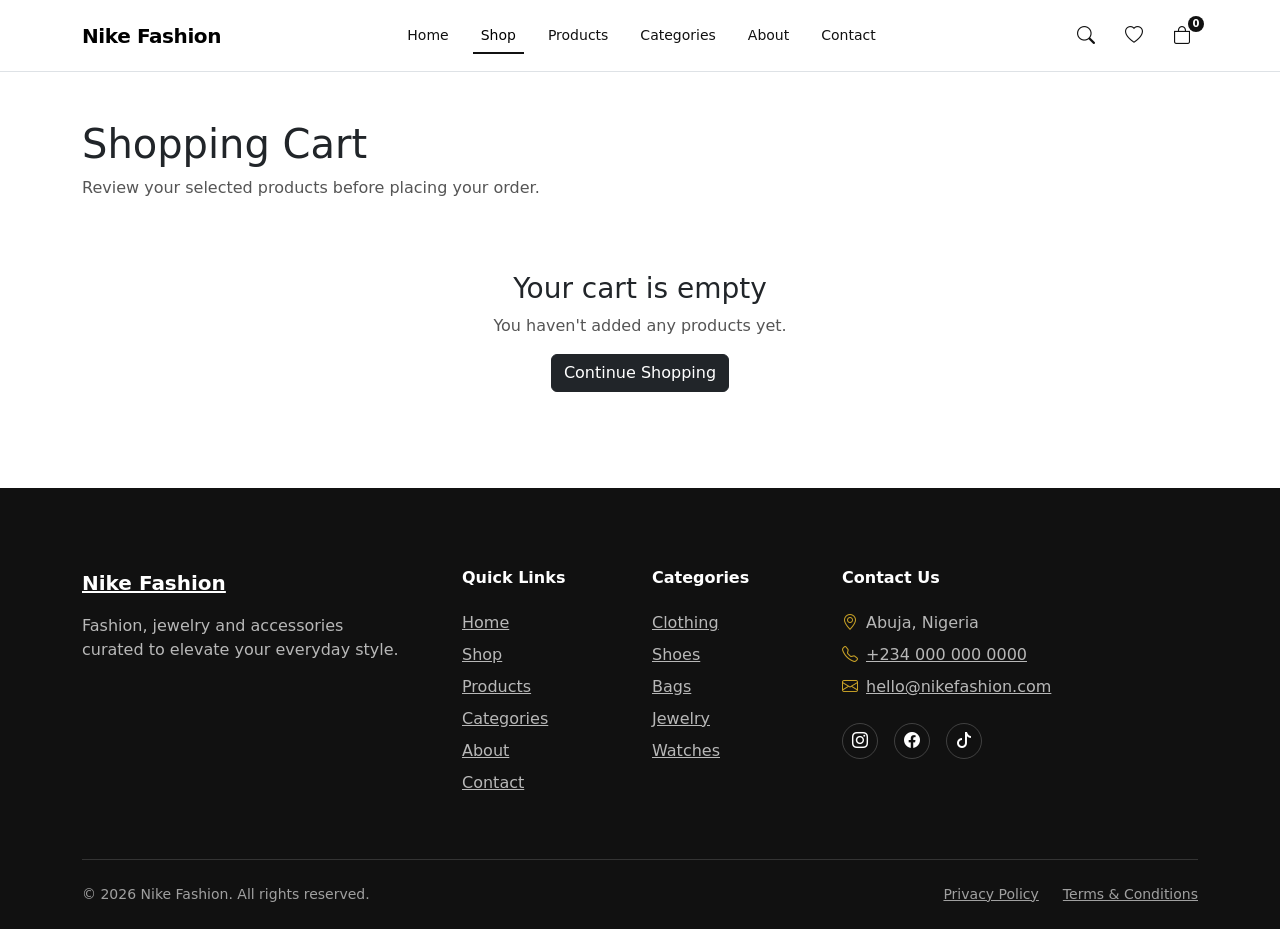
<file: cart.html>
<!doctype html>
<html lang="en">
  <head>
    <meta charset="utf-8">
    <meta name="viewport" content="width=device-width, initial-scale=1">
  <meta name="description"  content="Nike Fashion Shop - Fashion and Jewelry products.">
  <meta  name="author" content="Nike Fashion Shop" >
  <title>Cart Page | Nike  Fashion | Abuja based Fashion & Jewelry hub</title>
  <!-- Open Graph / Social Sharing -->
<meta property="og:type" content="website">
<meta property="og:title" content="Nike Fashion Shop | Fashion & Jewelry">
<meta property="og:description" content="Shop quality fashion, jewelry and accessories curated to elevate your everyday style.">
<meta property="og:url" content="https://nikefashion.vercel.app/">
<meta property="og:image" content="https://nikefashion.vercel.app//images/og-image.jpg">
<meta property="og:site_name" content="Nike Fashion Shop">
<meta property="og:locale" content="en_NG">

<!-- Twitter / X Card -->
<meta name="twitter:card" content="summary_large_image">
<meta name="twitter:title" content="Nike Fashion Shop | Fashion & Jewelry">
<meta name="twitter:description" content="Shop quality fashion, jewelry and accessories curated to elevate your everyday style.">
<meta name="twitter:image" content="https://nikefashion.vercel.app/images/og-image.jpg">
    <!-- css -->
     <link rel="stylesheet" href="/css/style.css">
    <!-- bootstrap cdn -->     
     <link rel="stylesheet" href="https://cdn.jsdelivr.net/npm/bootstrap-icons@1.13.1/font/bootstrap-icons.min.css">
    <link href="https://cdn.jsdelivr.net/npm/bootstrap@5.3.8/dist/css/bootstrap.min.css" rel="stylesheet" integrity="sha384-sRIl4kxILFvY47J16cr9ZwB07vP4J8+LH7qKQnuqkuIAvNWLzeN8tE5YBujZqJLB" crossorigin="anonymous">
  </head>
<body>

  <!-- Header -->
  <header id="site-header">
    <nav class="navbar navbar-expand-lg bg-white border-bottom sticky-top">

  <div class="container">

    <!-- Brand -->
    <a  class="navbar-brand fw-semibold"  href="/index.html"  aria-label="Nike Fashion">Nike   Fashion </a>

    <!-- Mobile Menu Button -->
    <button class="navbar-toggler"  type="button" data-bs-toggle="collapse" data-bs-target="#mainNavbar" aria-controls="mainNavbar" aria-expanded="false"  aria-label="Toggle navigation"> <span class="navbar-toggler-icon"></span>
    </button>

    <!-- Navigation -->
    <div class="collapse navbar-collapse" id="mainNavbar">
      <!-- Main Links -->
      <ul class="navbar-nav mx-auto mb-2 mb-lg-0">

        <li class="nav-item">
          <a class="nav-link" href="/index.html" >Home</a>
        </li>

        <li class="nav-item">
          <a  class="nav-link active"  href="/shop.html" aria-current="page"> Shop </a>
        </li>
          <li class="nav-item"><a href="/product-details.html" class="nav-link">Products</a></li>

        <li class="nav-item">
          <a  class="nav-link"   href="/pages/categories.html">Categories </a>
        </li>

        <li class="nav-item">
          <a  class="nav-link" href="/pages/about.html">About</a>
        </li>

        <li class="nav-item">
          <a class="nav-link" href="/pages/contact.html">Contact</a>
        </li>
      </ul>

      <!-- Navbar Actions -->
      <div class="navbar-actions d-flex align-items-center gap-3">

        <!-- Search -->
        <a   href="#" class="navbar-action" aria-label="Search products"> <i class="bi bi-search" ></i></a>

        <!-- Wishlist -->
        <a href="#" class="navbar-action" aria-label="Wishlist">
          <i class="bi bi-heart"></i>
        </a>

        <!-- Cart -->
        <a href="#" class="navbar-action position-relative" aria-label="Shopping cart"> <i class="bi bi-bag"></i>  <span class="cart-count" aria-label="0 items in cart"  id="cart-count" >  0
          </span></a>
      </div>
    </div>
  </div>
</nav>
</header>

  <!-- Main Content -->
 <main>
    <section class="container py-5">
    <div class="mb-4">
        <h1>Shopping Cart</h1>
        <p>Review your selected products before placing your order.</p>
    </div>

    <!-- Empty cart message -->
    <div id="cart-empty" class="text-center py-5 d-none">
        <h3>Your cart is empty</h3>
        <p>You haven't added any products yet.</p>
        <a href="shop.html" class="btn btn-dark">Continue Shopping</a>
    </div>

    <!-- Cart content -->
    <div id="cart-content" class="row g-4">

        <!-- Cart items -->
        <div class="col-lg-8">
            <div id="cart-items"></div>
        </div>

        <!-- Order summary -->
        <div class="col-lg-4">
            <div class="card p-4">
                <h4>Order Summary</h4>

                <div class="d-flex justify-content-between mt-3">
                    <span>Subtotal</span>
                    <span id="cart-subtotal">₦0</span>
                </div>

                <hr>

                <div class="d-flex justify-content-between fw-bold">
                    <span>Total</span>
                    <span id="cart-total">₦0</span>
                </div>

                <button class="btn btn-primary-custom w-100 mt-4" id="checkout-btn">
                    Proceed to Checkout
                </button>

                <a href="shop.html" class="btn btn-secondary-custom w-100 mt-2">
                    Continue Shopping
                </a>
            </div>
        </div>

    </div>
</section>
 </main>

  <!-- Footer -->
<footer id="site-footer">
    <div class="container">
        <div class="row g-4">
            <!-- Brand -->
            <div class="col-12 col-md-6 col-lg-4">
                <div class="footer-brand">
                    <a href="/index.html" class="footer-logo">Nike Fashion</a>
                    <p>Fashion, jewelry and accessories curated to elevate your everyday style.</p>
                </div>
            </div>

            <!-- Quick Links -->
            <div class="col-6 col-md-3 col-lg-2">
                <div class="footer-column">
                    <h3>Quick Links</h3>
                    <ul>
                        <li><a href="/index.html">Home</a></li>
                        <li><a href="/shop.html">Shop</a></li>
                          <li><a href="/product-details.html">Products</a></li>
                        <li><a href="/pages/categories.html">Categories</a></li>
                        <li><a href="/pages/about.html">About</a></li>
                        <li><a href="/pages/contact.html">Contact</a></li>
                    </ul>
                </div>
            </div>

            <!-- Categories -->
            <div class="col-6 col-md-3 col-lg-2">
                <div class="footer-column">
                    <h3>Categories</h3>
                    <ul>
                        <li><a href="/shop.html?category=clothes">Clothing</a></li>
                        <li><a href="/shop.html?category=shoes">Shoes</a></li>
                        <li><a href="/shop.html?category=bags">Bags</a></li>
                        <li><a href="/shop.html?category=jewelry">Jewelry</a></li>
                        <li><a href="/shop.html?category=watches">Watches</a></li>
                    </ul>
                </div>
            </div>

            <!-- Contact -->
            <div class="col-12 col-md-6 col-lg-4">
                <div class="footer-column">
                    <h3>Contact Us</h3>
                    <ul class="footer-contact">
                        <li><i class="bi bi-geo-alt" aria-hidden="true"></i><span>Abuja, Nigeria</span></li>
                        <li><i class="bi bi-telephone" aria-hidden="true"></i><a href="tel:+2340000000000">+234 000 000 0000</a></li>
                        <li><i class="bi bi-envelope" aria-hidden="true"></i><a href="mailto:hello@nikefashion.com">hello@nikefashion.com</a></li>
                    </ul>

                    <div class="footer-social">
                        <a href="#" aria-label="Follow Nike Fashion on Instagram"><i class="bi bi-instagram" aria-hidden="true"></i></a>
                        <a href="#" aria-label="Follow Nike Fashion on Facebook"><i class="bi bi-facebook" aria-hidden="true"></i></a>
                        <a href="#" aria-label="Follow Nike Fashion on TikTok"><i class="bi bi-tiktok" aria-hidden="true"></i></a>
                    </div>
                </div>
            </div>
        </div>

        <div class="footer-bottom">
            <p>&copy; 2026 Nike Fashion. All rights reserved.</p>
            <div class="footer-legal">
                <a href="/pages/about.html">Privacy Policy</a>
                <a href="/pages/contact.html">Terms & Conditions</a>
            </div>
        </div>
    </div>
</footer>
  <!-- Bootstrap JavaScript --><script src="https://cdn.jsdelivr.net/npm/bootstrap@5.3.8/dist/js/bootstrap.bundle.min.js" integrity="sha384-FKyoEForCGlyvwx9Hj09JcYn3nv7wiPVlz7YYwJrWVcXK/BmnVDxM+D2scQbITxI" crossorigin="anonymous"></script>

  <!-- Custom JavaScript -->
<script src="js/main.js"></script>
<script src="js/cart.js"></script>

</body>
</html>
</file>
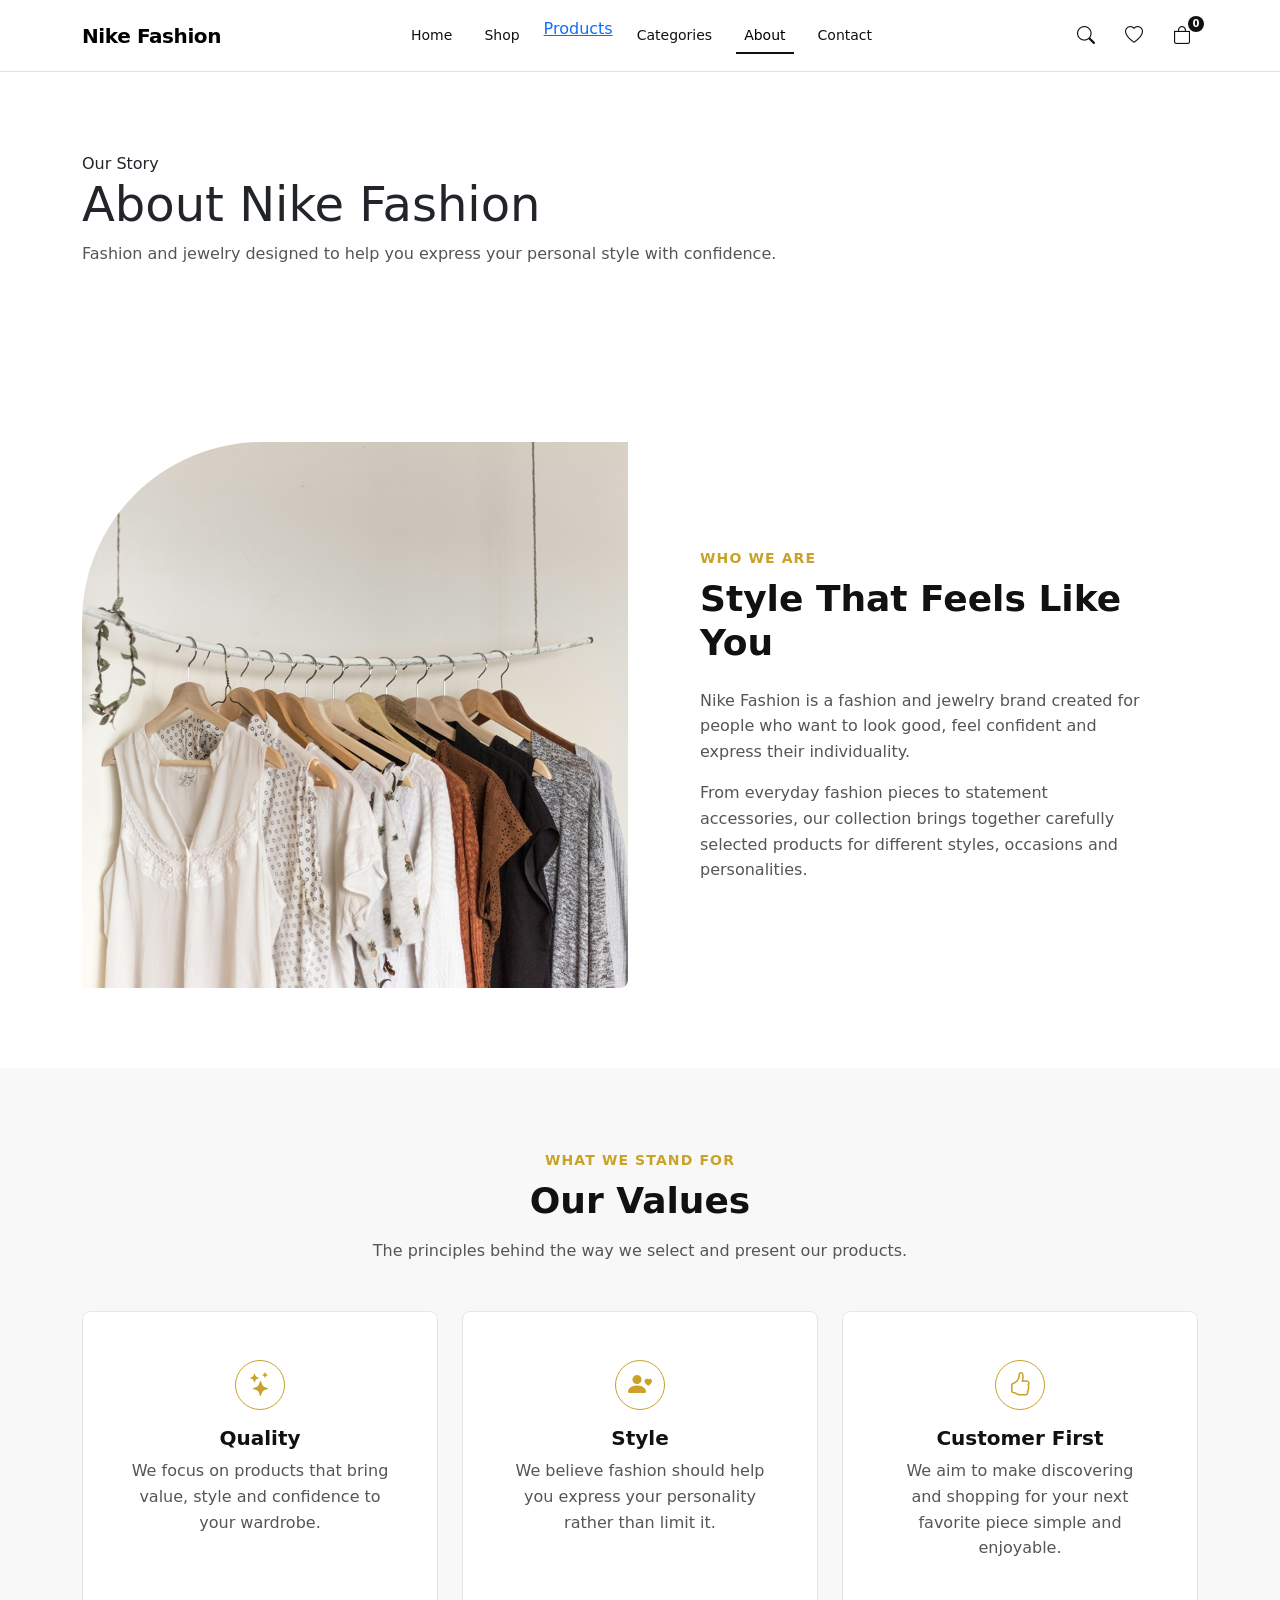
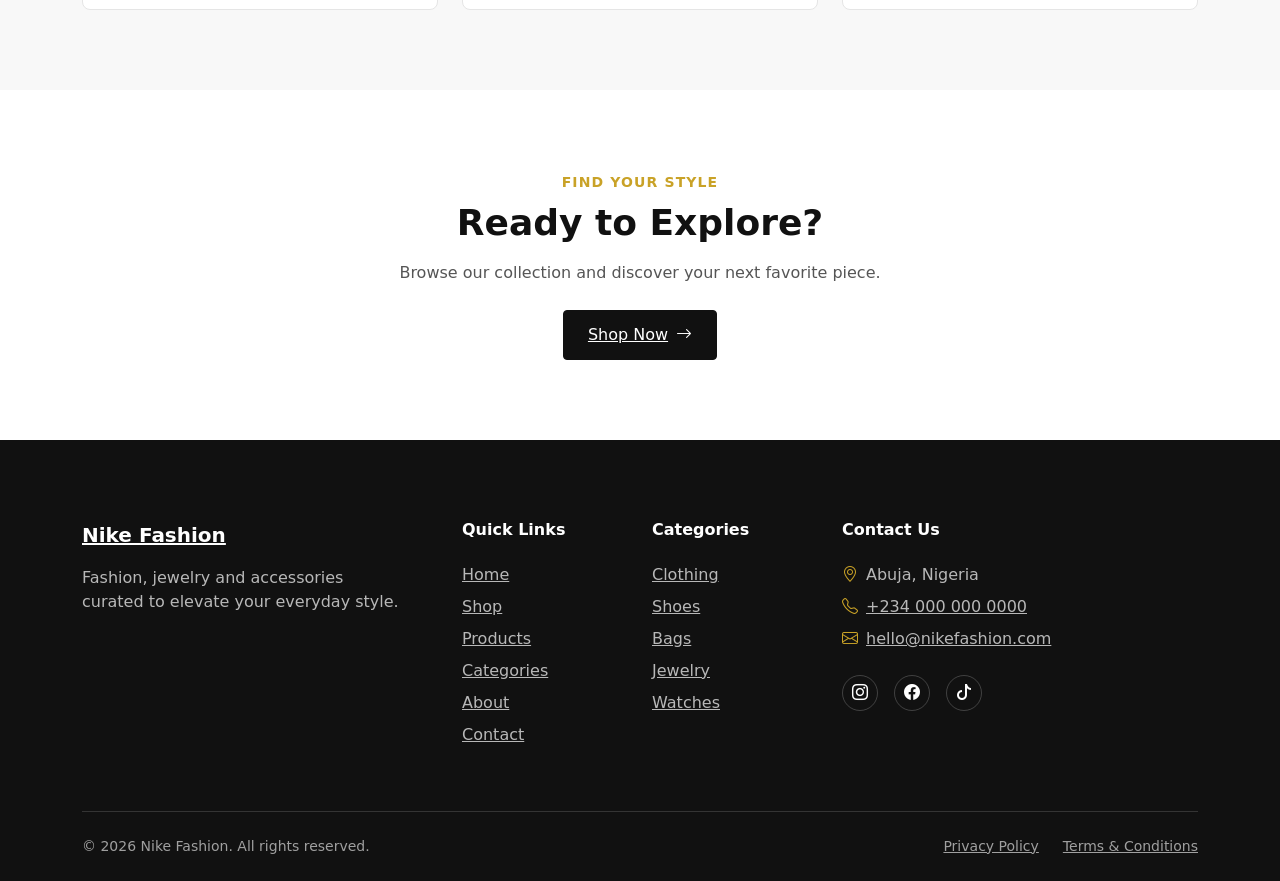
<file: pages/about.html>
<!doctype html>
<html lang="en">
  <head>
    <meta charset="utf-8">
    <meta name="viewport" content="width=device-width, initial-scale=1">
  <meta name="description"  content="Nike Fashion Shop - Fashion and Jewelry products.">
  <meta  name="author" content="Nike Fashion Shop" >
  <title>About  | Nike  Fashion | Abuja based Fashion & Jewelry hub</title>
  <!-- Open Graph / Social Sharing -->
<meta property="og:type" content="website">
<meta property="og:title" content="Nike Fashion About us | Fashion & Jewelry">
<meta property="og:description" content="Shop quality fashion, jewelry and accessories curated to elevate your everyday style.">
<meta property="og:url" content="https://nikefashion.vercel.app/">
<meta property="og:image" content="https://nikefashion.vercel.app//images/og-image.jpg">
<meta property="og:site_name" content="Nike Fashion About us page">
<meta property="og:locale" content="en_NG">

<!-- Twitter / X Card -->
<meta name="twitter:card" content="summary_large_image">
<meta name="twitter:title" content="Nike Fashion Shop  Contact | Fashion & Jewelry">
<meta name="twitter:description" content="Shop quality fashion, jewelry and accessories curated to elevate your everyday style.">
<meta name="twitter:image" content="https://nikefashion.vercel.app/images/og-image.jpg">
    <!-- css -->
     <link rel="stylesheet" href="/css/style.css">
    <!-- bootstrap cdn -->     
     <link rel="stylesheet" href="https://cdn.jsdelivr.net/npm/bootstrap-icons@1.13.1/font/bootstrap-icons.min.css">
    <link href="https://cdn.jsdelivr.net/npm/bootstrap@5.3.8/dist/css/bootstrap.min.css" rel="stylesheet" integrity="sha384-sRIl4kxILFvY47J16cr9ZwB07vP4J8+LH7qKQnuqkuIAvNWLzeN8tE5YBujZqJLB" crossorigin="anonymous">
  </head>
<body>

  <!-- Header -->
  <header id="site-header">
    <nav class="navbar navbar-expand-lg bg-white border-bottom sticky-top">

  <div class="container">

    <!-- Brand -->
    <a  class="navbar-brand fw-semibold"  href="/index.html"  aria-label="Nike Fashion">Nike   Fashion </a>

    <!-- Mobile Menu Button -->
    <button class="navbar-toggler"  type="button" data-bs-toggle="collapse" data-bs-target="#mainNavbar" aria-controls="mainNavbar" aria-expanded="false"  aria-label="Toggle navigation"> <span class="navbar-toggler-icon"></span>
    </button>

    <!-- Navigation -->
    <div class="collapse navbar-collapse" id="mainNavbar">
      <!-- Main Links -->
      <ul class="navbar-nav mx-auto mb-2 mb-lg-0">

        <li class="nav-item">
          <a class="nav-link" href="/index.html" >Home</a>
        </li>

        <li class="nav-item">
          <a  class="nav-link"  href="/shop.html"> Shop </a>
        </li>
          <li><a href="/product-details.html">Products</a></li>

        <li class="nav-item">
          <a  class="nav-link"   href="/pages/categories.html">Categories </a>
        </li>

        <li class="nav-item">
          <a  class="nav-link active" href="/pages/about.html" 
          aria-current="page">About</a>
        </li>

        <li class="nav-item">
          <a class="nav-link" href="/pages/contact.html">Contact</a>
        </li>
      </ul>

      <!-- Navbar Actions -->
      <div class="navbar-actions d-flex align-items-center gap-3">

        <!-- Search -->
        <a   href="#" class="navbar-action" aria-label="Search products"> <i class="bi bi-search" ></i></a>

        <!-- Wishlist -->
        <a href="#" class="navbar-action" aria-label="Wishlist">
          <i class="bi bi-heart"></i>
        </a>

        <!-- Cart -->
        <a href="/cart.html" class="navbar-action position-relative" aria-label="Shopping cart"> <i class="bi bi-bag"></i>  <span class="cart-count"  id="cart-count" aria-label="0 items in cart">  0
          </span></a>
      </div>
    </div>
  </div>
</nav>
</header>

  <!-- Main Content -->
   <main>
  <main>

        <!-- Page Header -->
        <section id="page-header-section">

            <div class="container">

                <div class="page-header-content">

                    <span class="section-label">Our Story</span>

                    <h1>About Nike Fashion</h1>

                    <p>
                        Fashion and jewelry designed to help you express
                        your personal style with confidence.
                    </p>

                </div>

            </div>

        </section>


        <!-- About Introduction -->
        <section id="about-introduction-section">

            <div class="container">

                <div class="row align-items-center g-4">

                    <div class="col-12 col-lg-6">

                        <div class="about-image">

                            <img
                                src="../images/elegant-women-fashion-dress.jpg"
                                alt="Nike Fashion collection"
                                class="img-fluid"
                            >

                        </div>

                    </div>


                    <div class="col-12 col-lg-6">

                        <div class="about-content">

                            <span class="section-label">Who We Are</span>

                            <h2>Style That Feels Like You</h2>

                            <p>
                                Nike Fashion is a fashion and jewelry brand
                                created for people who want to look good,
                                feel confident and express their individuality.
                            </p>

                            <p>
                                From everyday fashion pieces to statement
                                accessories, our collection brings together
                                carefully selected products for different
                                styles, occasions and personalities.
                            </p>

                        </div>

                    </div>

                </div>

            </div>

        </section>


        <!-- Our Values -->
        <section id="about-values-section">

            <div class="container">

                <div class="about-section-heading">

                    <span class="section-label">What We Stand For</span>

                    <h2>Our Values</h2>

                    <p>
                        The principles behind the way we select and present
                        our products.
                    </p>

                </div>


                <div class="row g-4">

                    <div class="col-12 col-md-4">

                        <div class="about-value-card">

                            <div class="about-value-icon">
                                <i class="bi bi-stars" aria-hidden="true"></i>
                            </div>

                            <h3>Quality</h3>

                            <p>
                                We focus on products that bring value,
                                style and confidence to your wardrobe.
                            </p>

                        </div>

                    </div>


                    <div class="col-12 col-md-4">

                        <div class="about-value-card">

                            <div class="about-value-icon">
                                <i class="bi bi-person-heart" aria-hidden="true"></i>
                            </div>

                            <h3>Style</h3>

                            <p>
                                We believe fashion should help you express
                                your personality rather than limit it.
                            </p>

                        </div>

                    </div>


                    <div class="col-12 col-md-4">

                        <div class="about-value-card">

                            <div class="about-value-icon">
                                <i class="bi bi-hand-thumbs-up" aria-hidden="true"></i>
                            </div>

                            <h3>Customer First</h3>

                            <p>
                                We aim to make discovering and shopping for
                                your next favorite piece simple and enjoyable.
                            </p>

                        </div>

                    </div>

                </div>

            </div>

        </section>


        <!-- About CTA -->
        <section id="about-cta-section">

            <div class="container">

                <div class="about-cta-content">

                    <span class="section-label">Find Your Style</span>

                    <h2>Ready to Explore?</h2>

                    <p>
                        Browse our collection and discover your next
                        favorite piece.
                    </p>

                    <a href="../shop.html" class="btn-primary-custom">
                        Shop Now
                        <i class="bi bi-arrow-right" aria-hidden="true"></i>
                    </a>

                </div>

            </div>

        </section>

    </main>

   </main>

  <!-- Footer -->
<footer id="site-footer">
    <div class="container">
        <div class="row g-4">
            <!-- Brand -->
            <div class="col-12 col-md-6 col-lg-4">
                <div class="footer-brand">
                    <a href="/index.html" class="footer-logo">Nike Fashion</a>
                    <p>Fashion, jewelry and accessories curated to elevate your everyday style.</p>
                </div>
            </div>

            <!-- Quick Links -->
            <div class="col-6 col-md-3 col-lg-2">
                <div class="footer-column">
                    <h3>Quick Links</h3>
                    <ul>
                        <li><a href="/index.html">Home</a></li>
                        <li><a href="/shop.html">Shop</a></li>
                          <li><a href="/product-details.html">Products</a></li>
                        <li><a href="/pages/categories.html">Categories</a></li>
                        <li><a href="/pages/about.html">About</a></li>
                        <li><a href="/pages/contact.html">Contact</a></li>
                    </ul>
                </div>
            </div>

            <!-- Categories -->
            <div class="col-6 col-md-3 col-lg-2">
                <div class="footer-column">
                    <h3>Categories</h3>
                    <ul>
                        <li><a href="/shop.html?category=clothes">Clothing</a></li>
                        <li><a href="/shop.html?category=shoes">Shoes</a></li>
                        <li><a href="/shop.html?category=bags">Bags</a></li>
                        <li><a href="/shop.html?category=jewelry">Jewelry</a></li>
                        <li><a href="/shop.html?category=watches">Watches</a></li>
                    </ul>
                </div>
            </div>

            <!-- Contact -->
            <div class="col-12 col-md-6 col-lg-4">
                <div class="footer-column">
                    <h3>Contact Us</h3>
                    <ul class="footer-contact">
                        <li><i class="bi bi-geo-alt" aria-hidden="true"></i><span>Abuja, Nigeria</span></li>
                        <li><i class="bi bi-telephone" aria-hidden="true"></i><a href="tel:+2340000000000">+234 000 000 0000</a></li>
                        <li><i class="bi bi-envelope" aria-hidden="true"></i><a href="mailto:hello@nikefashion.com">hello@nikefashion.com</a></li>
                    </ul>

                    <div class="footer-social">
                        <a href="#" aria-label="Follow Nike Fashion on Instagram"><i class="bi bi-instagram" aria-hidden="true"></i></a>
                        <a href="#" aria-label="Follow Nike Fashion on Facebook"><i class="bi bi-facebook" aria-hidden="true"></i></a>
                        <a href="#" aria-label="Follow Nike Fashion on TikTok"><i class="bi bi-tiktok" aria-hidden="true"></i></a>
                    </div>
                </div>
            </div>
        </div>

        <div class="footer-bottom">
            <p>&copy; 2026 Nike Fashion. All rights reserved.</p>
            <div class="footer-legal">
                <a href="/pages/about.html">Privacy Policy</a>
                <a href="/pages/contact.html">Terms & Conditions</a>
            </div>
        </div>
    </div>
</footer>
  <!-- Bootstrap JavaScript --><script src="https://cdn.jsdelivr.net/npm/bootstrap@5.3.8/dist/js/bootstrap.bundle.min.js" integrity="sha384-FKyoEForCGlyvwx9Hj09JcYn3nv7wiPVlz7YYwJrWVcXK/BmnVDxM+D2scQbITxI" crossorigin="anonymous"></script>

  <!--   JavaScript -->
  <script src="/js/main.js"></script>
 

</body>
</html>
</file>
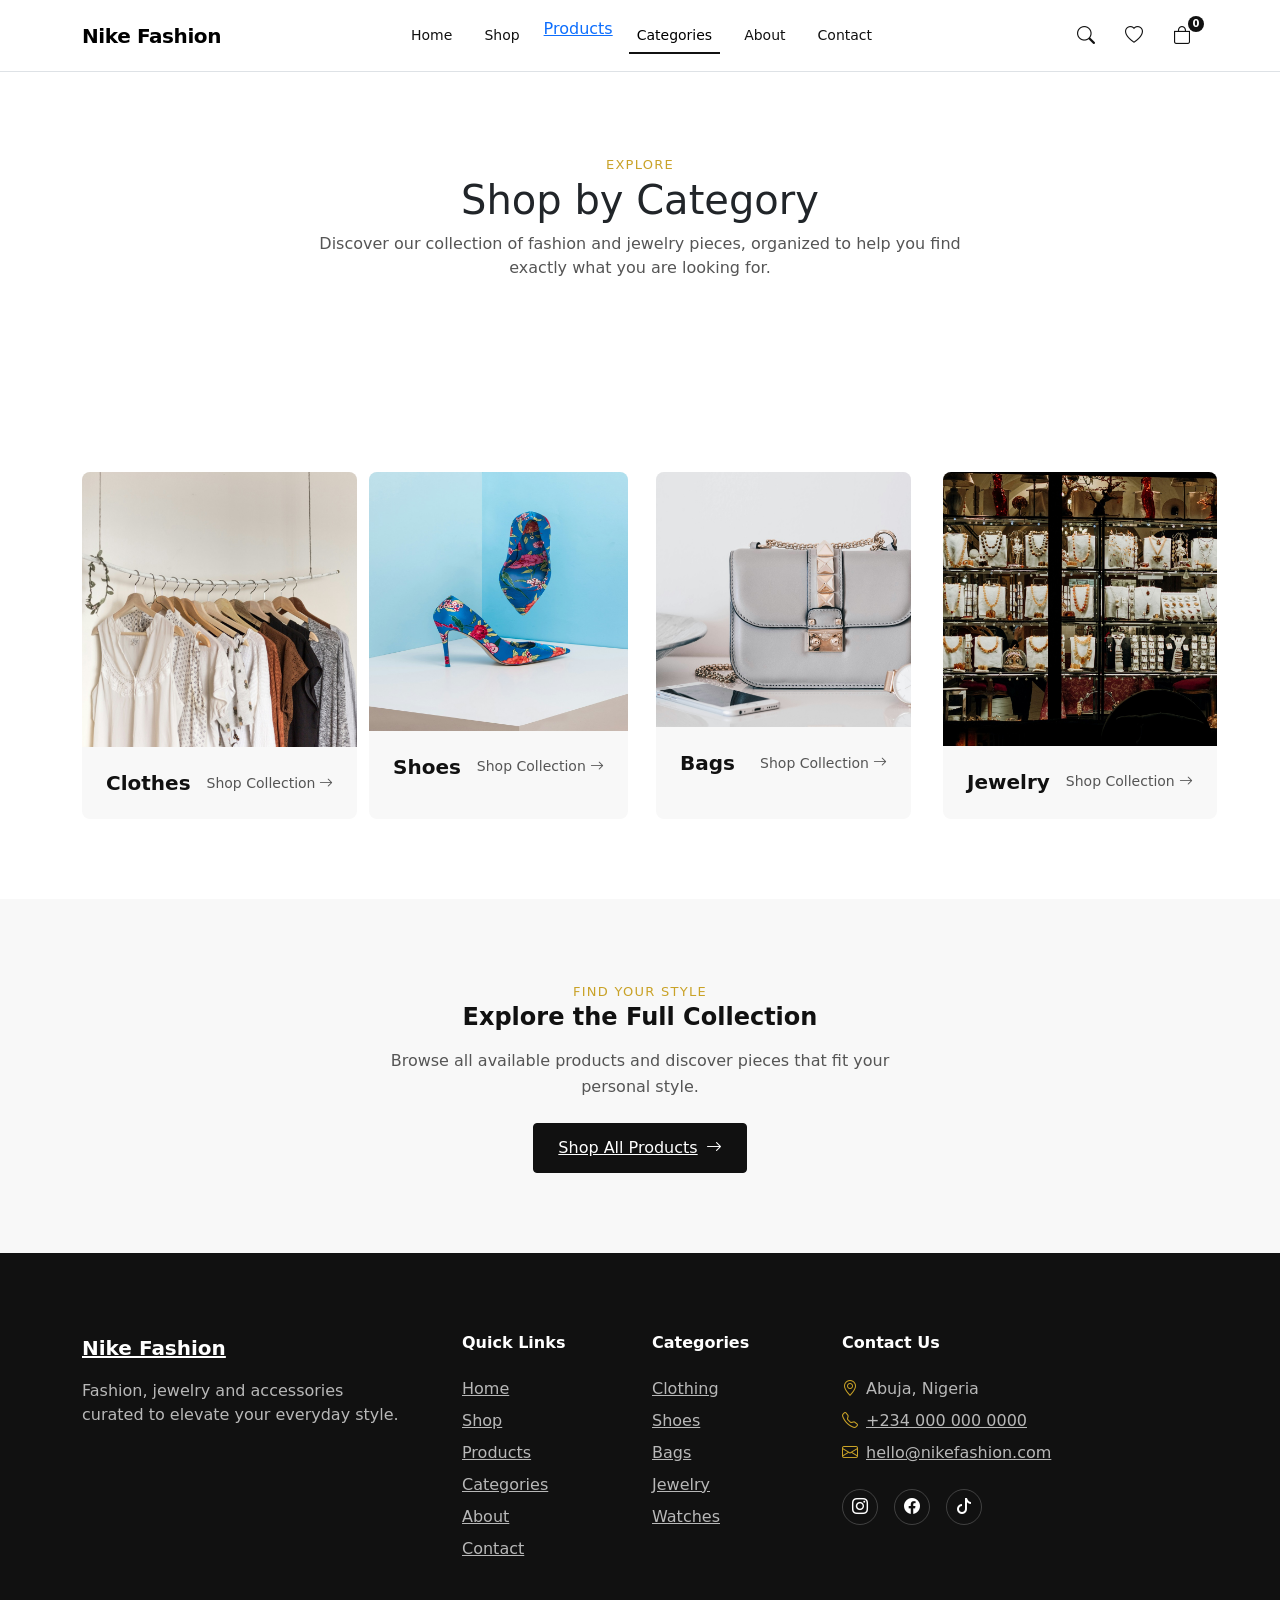
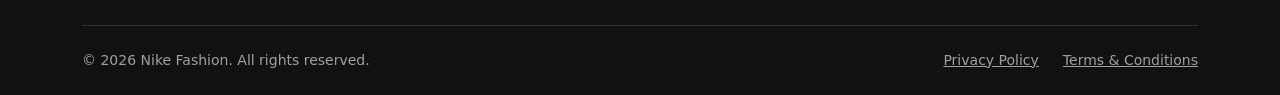
<file: pages/categories.html>
<!doctype html>
<html lang="en">
  <head>
    <meta charset="utf-8">
    <meta name="viewport" content="width=device-width, initial-scale=1">
  <meta name="description"  content="Nike Fashion Shop - Fashion and Jewelry products.">
  <meta  name="author" content="Nike Fashion Shop" >
  <title>Category | Nike  Fashion | Abuja based Fashion & Jewelry hub</title>
  <!-- Open Graph / Social Sharing -->
<meta property="og:type" content="website">
<meta property="og:title" content="Nike Fashion Shop | Fashion & Jewelry">
<meta property="og:description" content="Shop quality fashion, jewelry and accessories curated to elevate your everyday style.">
<meta property="og:url" content="https://nikefashion.vercel.app/">
<meta property="og:image" content="https://nikefashion.vercel.app//images/og-image.jpg">
<meta property="og:site_name" content="Nike Fashion Shop">
<meta property="og:locale" content="en_NG">

<!-- Twitter / X Card -->
<meta name="twitter:card" content="summary_large_image">
<meta name="twitter:title" content="Nike Fashion Shop | Fashion & Jewelry">
<meta name="twitter:description" content="Shop quality fashion, jewelry and accessories curated to elevate your everyday style.">
<meta name="twitter:image" content="https://nikefashion.vercel.app/images/og-image.jpg">
    <!-- css -->
     <link rel="stylesheet" href="/css/style.css">
    <!-- bootstrap cdn -->     
     <link rel="stylesheet" href="https://cdn.jsdelivr.net/npm/bootstrap-icons@1.13.1/font/bootstrap-icons.min.css">
    <link href="https://cdn.jsdelivr.net/npm/bootstrap@5.3.8/dist/css/bootstrap.min.css" rel="stylesheet" integrity="sha384-sRIl4kxILFvY47J16cr9ZwB07vP4J8+LH7qKQnuqkuIAvNWLzeN8tE5YBujZqJLB" crossorigin="anonymous">
  </head>
<body>

  <!-- Header -->
  <header id="site-header">
    <nav class="navbar navbar-expand-lg bg-white border-bottom sticky-top">

  <div class="container">

    <!-- Brand -->
    <a  class="navbar-brand fw-semibold"  href="/index.html"  aria-label="Nike Fashion">Nike   Fashion </a>

    <!-- Mobile Menu Button -->
    <button class="navbar-toggler"  type="button" data-bs-toggle="collapse" data-bs-target="#mainNavbar" aria-controls="mainNavbar" aria-expanded="false"  aria-label="Toggle navigation"> <span class="navbar-toggler-icon"></span>
    </button>

    <!-- Navigation -->
    <div class="collapse navbar-collapse" id="mainNavbar">
      <!-- Main Links -->
      <ul class="navbar-nav mx-auto mb-2 mb-lg-0">

        <li class="nav-item">
          <a class="nav-link" href="/index.html" >Home</a>
        </li>

        <li class="nav-item">
          <a  class="nav-link"  href="/shop.html"> Shop </a>
        </li>
          <li><a href="/product-details.html">Products</a></li>

        <li class="nav-item">
          <a  class="nav-link active"   href="/pages/categories.html" 
          aria-current="page">Categories </a>
        </li>

        <li class="nav-item">
          <a  class="nav-link" href="/pages/about.html">About</a>
        </li>

        <li class="nav-item">
          <a class="nav-link" href="/pages/contact.html">Contact</a>
        </li>
      </ul>

      <!-- Navbar Actions -->
      <div class="navbar-actions d-flex align-items-center gap-3">

        <!-- Search -->
        <a   href="#" class="navbar-action" aria-label="Search products"> <i class="bi bi-search" ></i></a>

        <!-- Wishlist -->
        <a href="#" class="navbar-action" aria-label="Wishlist">
          <i class="bi bi-heart"></i>
        </a>

        <!-- Cart -->
        <a href="/cart.html" class="navbar-action position-relative" aria-label="Shopping cart"> <i class="bi bi-bag"></i>  <span id="cart-count"  class="cart-count" aria-label="0 items in cart">  0
          </span></a>
      </div>
    </div>
  </div>
</nav>
</header>

  <!-- Main Content -->
  <main>

        <!-- Page Header -->
        <section id="page-header-section">

            <div class="container">

                <div class="section-header text-center">

                    <span class="small-label">Explore</span>

                    <h1>Shop by Category</h1>

                    <p>
                        Discover our collection of fashion and jewelry pieces,
                        organized to help you find exactly what you are looking for.
                    </p>

                </div>

            </div>

        </section>


        <!-- Categories -->
        <section id="categories-section">

            <div class="container">

                <div class="categories-grid">

                    <!-- Clothes -->
                    <a href="../shop.html?category=clothes" class="category-card">

                        <div class="category-image">

                            <img
                                src="../images/elegant-women-fashion-dress.jpg" alt="Fashionable clothes"
                                class="img-fluid"   >

                        </div>

                        <div class="category-content">

                            <h2>Clothes</h2>

                            <span>
                                Shop Collection
                                <i class="bi bi-arrow-right" aria-hidden="true"></i>
                            </span>

                        </div>

                    </a>

                    <!-- Shoes -->
                    <a href="../shop.html?category=shoes" class="category-card">

                        <div class="category-image">

                            <img
                                src="../images/women-shoe.jpg" alt="Fashion shoes" class="img-fluid">

                        </div>

                        <div class="category-content">

                            <h2>Shoes</h2>

                            <span>
                                Shop Collection
                                <i class="bi bi-arrow-right" aria-hidden="true"></i>
                            </span>

                        </div>

                    </a>

                    <!-- Bags -->
                    <a href="../shop.html?category=bags" class="category-card">

                        <div class="category-image">

                            <img src="../images/bag-light-bg.jpg" alt="Fashion bags" class="img-fluid">

                        </div>

                        <div class="category-content">

                            <h2>Bags</h2>

                            <span>
                                Shop Collection
                                <i class="bi bi-arrow-right" aria-hidden="true"></i>
                            </span>

                        </div>

                    </a>

                    <!-- Jewelry -->
                    <a href="../shop.html?category=jewelry" class="category-card">

                        <div class="category-image">

                            <img src="../images/jewellry.jpg" alt="Fashion jewelry" class="img-fluid">

                        </div>

                        <div class="category-content">

                            <h2>Jewelry</h2>

                            <span>
                                Shop Collection
                                <i class="bi bi-arrow-right" aria-hidden="true"></i>
                            </span>

                        </div>

                    </a>

                </div>

            </div>

        </section>


        <!-- Category CTA -->
        <section id="category-cta-section">

            <div class="container">

                <div class="category-cta-content">

                    <span class="small-label">Find Your Style</span>

                    <h2>Explore the Full Collection</h2>

                    <p>
                        Browse all available products and discover pieces
                        that fit your personal style.
                    </p>

                    <a href="../shop.html" class="btn-primary-custom">
                        Shop All Products
                        <i class="bi bi-arrow-right" aria-hidden="true"></i>
                    </a>

                </div>

            </div>

        </section>

    </main>

  <!-- Footer -->
<footer id="site-footer">
    <div class="container">
        <div class="row g-4">
            <!-- Brand -->
            <div class="col-12 col-md-6 col-lg-4">
                <div class="footer-brand">
                    <a href="/index.html" class="footer-logo">Nike Fashion</a>
                    <p>Fashion, jewelry and accessories curated to elevate your everyday style.</p>
                </div>
            </div>

            <!-- Quick Links -->
            <div class="col-6 col-md-3 col-lg-2">
                <div class="footer-column">
                    <h3>Quick Links</h3>
                    <ul>
                        <li><a href="/index.html">Home</a></li>
                        <li><a href="/shop.html">Shop</a></li>
                          <li><a href="/product-details.html">Products</a></li>
                        <li><a href="/pages/categories.html">Categories</a></li>
                        <li><a href="/pages/about.html">About</a></li>
                        <li><a href="/pages/contact.html">Contact</a></li>
                    </ul>
                </div>
            </div>

            <!-- Categories -->
            <div class="col-6 col-md-3 col-lg-2">
                <div class="footer-column">
                    <h3>Categories</h3>
                    <ul>
                        <li><a href="/shop.html?category=clothes">Clothing</a></li>
                        <li><a href="/shop.html?category=shoes">Shoes</a></li>
                        <li><a href="/shop.html?category=bags">Bags</a></li>
                        <li><a href="/shop.html?category=jewelry">Jewelry</a></li>
                        <li><a href="/shop.html?category=watches">Watches</a></li>
                    </ul>
                </div>
            </div>

            <!-- Contact -->
            <div class="col-12 col-md-6 col-lg-4">
                <div class="footer-column">
                    <h3>Contact Us</h3>
                    <ul class="footer-contact">
                        <li><i class="bi bi-geo-alt" aria-hidden="true"></i><span>Abuja, Nigeria</span></li>
                        <li><i class="bi bi-telephone" aria-hidden="true"></i><a href="tel:+2340000000000">+234 000 000 0000</a></li>
                        <li><i class="bi bi-envelope" aria-hidden="true"></i><a href="mailto:hello@nikefashion.com">hello@nikefashion.com</a></li>
                    </ul>

                    <div class="footer-social">
                        <a href="#" aria-label="Follow Nike Fashion on Instagram"><i class="bi bi-instagram" aria-hidden="true"></i></a>
                        <a href="#" aria-label="Follow Nike Fashion on Facebook"><i class="bi bi-facebook" aria-hidden="true"></i></a>
                        <a href="#" aria-label="Follow Nike Fashion on TikTok"><i class="bi bi-tiktok" aria-hidden="true"></i></a>
                    </div>
                </div>
            </div>
        </div>

        <div class="footer-bottom">
            <p>&copy; 2026 Nike Fashion. All rights reserved.</p>
            <div class="footer-legal">
                <a href="/pages/about.html">Privacy Policy</a>
                <a href="/pages/contact.html">Terms & Conditions</a>
            </div>
        </div>
    </div>
</footer>
  <!-- Bootstrap JavaScript --><script src="https://cdn.jsdelivr.net/npm/bootstrap@5.3.8/dist/js/bootstrap.bundle.min.js" integrity="sha384-FKyoEForCGlyvwx9Hj09JcYn3nv7wiPVlz7YYwJrWVcXK/BmnVDxM+D2scQbITxI" crossorigin="anonymous"></script>

  <!--   JavaScript -->
  <script src="/js/main.js"></script>

</body>
</html>
</file>
<file: css/style.css>
:root {
  /*  COLORS= */
  --color-primary: #111111;
  --color-secondary: #555555;
  --color-white: #ffffff;
  --color-background: #ffffff;
  --color-surface: #f8f8f8;
  --color-border: #e5e5e5;
  --color-border-dark: #555555;
  --color-accent: #c9a227;
  --color-text: var(--color-primary);
  --color-text-secondary: var(--color-secondary);
  --color-light: var(--color-surface);

  /*TYPOGRAPHY*/
  --font-primary: "Inter", sans-serif;
  --font-size-small: 14px;
  --font-size-body: 16px;
  --font-size-h4: 20px;
  --font-size-h3: 24px;
  --font-size-h2: 36px;
  --font-size-h1: 48px;

  --line-height-body: 1.6;
  --line-height-heading: 1.2;

  --font-weight-regular: 400;
  --font-weight-medium: 500;
  --font-weight-semibold: 600;
  --font-weight-bold: 700;

  /* SPACING*/
--space-xs: 0.25rem;   /* 4px */
--space-sm: 0.5rem;    /* 8px */
--space-md: 1rem;      /* 16px */
--space-lg: 1.5rem;    /* 24px */
--space-xl: 2rem;      /* 32px */
--space-2xl: 3rem;     /* 48px */
--space-3xl: 4rem;     /* 64px */
--space-4xl: 5rem;     /* 80px */
--space-5xl: 6rem;     /* 96px */

  /*  LAYOUT */
  --container-width: 75rem;          /* 1200px */
  --section-padding: 5rem;            /* 80px */
  --section-padding-mobile: 3.5rem;   /* 56px */
  --space-section: var(--section-padding);

  /*  BORDERS & RADIUS */
 --border-width: 1px; /* 1px */
  --border-style: solid;
  --radius-sm: 0.25rem;      /* 4px */
  --radius-md: 0.5rem;       /* 8px */

  /*  EFFECTS */
  --shadow-light: 0 8px 30px rgba(0, 0, 0, 0.08);
  --transition: 0.3s ease;

  /*PRODUCT IMAGE */
  --product-image-ratio: 4 / 5;

  /* Z-INDEX */
  --z-dropdown: 1000;
  --z-sticky: 1020;
  --z-modal: 1050;
  --z-cart: 1060;
  --z-whatsapp: 1070;
}

/* GLOBAL RESET*/

*,
*::before,
*::after {

  box-sizing: border-box;
}

/* HTML & BODY */
html {
  scroll-behavior: smooth;
  font-size: 1rem;
}

body {
  background-color: var(--color-background);
  color: var(--color-primary);
  font-family: var(--font-primary);
  font-size: var(--font-size-body);
  font-weight: var(--font-weight-regular);
  line-height: var(--line-height-body);
  -webkit-font-smoothing: antialiased;
  text-rendering: optimizeLegibility;
}

/* HEADINGS */
h1,
h2,
h3,
h4,
h5,
h6 {
  margin: 0;
  color: var(--color-primary);
  font-weight: var(--font-weight-bold);
  line-height: var(--line-height-heading);
}

h2 {
  font-size: var(--font-size-h2);
}


h3 {
  font-size: var(--font-size-h3);
}

h4 {
  font-size: var(--font-size-h4);
}

h5 {
  font-size: 18px;
}

h6 {
  font-size: var(--font-size-small);
}

/* PARAGRAPHS*/
p {
  margin: 0;
  color: var(--color-secondary);
}

/* LINKS*/
a {
  color: inherit;
  text-decoration: none;
  transition: color var(--transition);
  width: fit-content;
}

a:hover {
  color: var(--color-accent);
}

/*  IMAGES */
img {
  display: block;
  max-width: 100%;
  height: auto;
}

/*BUTTONS */
body button,
body .btn {
  font-family: inherit;
  cursor: pointer;
  transition:
    background-color var(--transition),
    color var(--transition),
    border-color var(--transition),
    transform var(--transition);
}

/* Primary Button */
body .btn-primary-custom {
  display: inline-flex;
  align-items: center;
  justify-content: center;
  gap: var(--space-sm);
  padding: 12px 24px;
  background-color: var(--color-primary);
  color: var(--color-white);
  border: 1px solid var(--color-primary);
  border-radius: var(--radius-sm);
  font-size: var(--font-size-body);
  font-weight: var(--font-weight-medium);
  text-align: center;
}

body .btn-primary-custom:hover {
  background-color: #333333;
  border-color: #333333;
  color: var(--color-white);
}

/* Secondary Button */
body .btn-secondary-custom {
  display: inline-flex;
  align-items: center;
  justify-content: center;
  gap: var(--space-sm);
  padding: 12px 24px;
  background-color: transparent;
  color: var(--color-primary);
  border: 1px solid #333333;
  border-radius: var(--radius-sm);
  font-size: var(--font-size-body);
  font-weight: var(--font-weight-medium);
  text-align: center;
}

body .btn-secondary-custom:hover {
  background-color: var(--color-primary);
  color: var(--color-white);
}

/* SECTIONS */
.section {
  padding-block: var(--section-padding);
}

/* LIST */
ul,
ol {
  margin: 0;
  padding: 0;
  list-style: none;
}

/*FORM ELEMENTS */
input,
textarea,
select {
  font-family: inherit;
  font-size: inherit;
 }

input:focus,
textarea:focus,
select:focus {
  outline: none;
}

/* HORIZONTAL RULE */
hr {
  margin: 0;
  border: 0;
  border-top: var(--border-width) var(--border-style) var(--color-border);
}

/*SELECTION*/
::selection {
  background-color: var(--color-primary);
  color: var(--color-white);
}

/* NAVBAR */
.navbar {
  min-height: 72px;
  background-color: var(--color-background) !important;
}

.navbar-brand {
  color: var(--color-primary);
  font-size: 20px;
  letter-spacing: -0.02em;
}

.navbar-brand:hover {
  color: var(--color-primary);
}

/* Navigation Links */
.navbar-nav {
  gap: var(--space-md);
}

.navbar .nav-link {
  position: relative;
  padding: var(--space-sm) var(--space-xs);
  color: var(--color-primary);

  font-size: var(--font-size-small);
  font-weight: var(--font-weight-medium);
  transition: color var(--transition);
}

.navbar .nav-link:hover {
  color: var(--color-accent);
  text-decoration: underline;
}

/* Active Link */
.navbar .nav-link.active {
  color: var(--color-primary);
}

.navbar .nav-link.active::after {
  content: "";
  position: absolute;
  left: 0;
  right: 0;
  bottom: 0;
  height: 2px;
  background-color: var(--color-primary);
}

/* Navbar Actions */
.navbar-actions {
  margin-left: var(--space-lg);
}

.navbar-action {
  position: relative;
  display: inline-flex;
  align-items: center;
  justify-content: center;
  width: 32px;
  height: 32px;
  color: var(--color-primary);
  font-size: 18px;
}

.navbar-action:hover {
  color: var(--color-accent);
}

/* Cart Count */
.cart-count {
  position: absolute;
  top: -4px;
  right: -6px;
  display: flex;
  align-items: center;
  justify-content: center;
  width: 1rem;
  height: 1rem;
  padding: auto;
  background-color: var(--color-primary);
  color: var(--color-white);
  border-radius: 50%;
  font-size: 10px;
  font-weight: var(--font-weight-semibold);
}

/* section */
section {
  padding: var(--space-4xl) 0;
}

/* hero style */
section#hero {
    margin-top: var(--space-xs);
.container {
  padding: 0 1.25rem;
}
  h1 {
  font-size: var(--font-size-h1);
  margin:  var(--space-md)  0;
}
p {
  margin: var(--space-lg) 0;
  max-width: 500px;
}

}
body .small-label {
  display: inline-block;
  font-size: small;
  font-weight: var(--font-weight-regular);
  text-transform: uppercase;
  color: var(--color-accent);
  letter-spacing: 0.08rem;
 }

.hero-btns {
  display: flex;
  flex-direction: column;
  justify-content: flex-start;
  align-items: stretch;
  gap: 1rem;
  margin: var(--space-lg) 0;
}

.hero-btns .btn {
  width: 100%;
}

.hero-content {
  text-align: center;
}

#hero .hero-content p {
  margin-left: auto;
  margin-right: auto;
}

#hero .container {
  padding-left: 1.25rem;
  padding-right: 1.25rem;
}
 
.hero-image img {
  border-radius: var(--radius-md);
}

#site-header {
  position: sticky;
z-index: var(--z-sticky);
top: 0;}

/* Featured section style */
#featured-categories {
  padding: var(--space-4xl) 0;

  /* feature category header */
  a {
        text-decoration: none;
        color: inherit;
  }
  a:visited {
    color: inherit;
  }

  /* feature category card */
  .card {
    position: relative;
    transition: transform var(--transition), box-shadow var(--transition);
     border: 2px solid var(--color-surface);
    border-radius: var(--radius-md);
    overflow: hidden;
  }
  .card:hover {
    transform: scale(1.02);
    box-shadow: var(--shadow-light);
  }
  .card-img {
    overflow: hidden;
  }
  .card-img-top {
    object-fit: cover;
    aspect-ratio: 4 / 3;
  }
  .category-title {
    font-weight: var(--font-weight-semibold);
   }
}

/* featured products */
.featured-products {
  background-color: #f8f7f4;
    padding: var(--space-section) 0;
}

section .section-header {
    max-width: 650px;
    margin: 0 auto var(--space-xl);
}
section .section-header span {
  text-transform: uppercase;
  color: var(--color-accent);
}
section .section-header h2 {
    margin: var(--space-md) 0;
    font-size: var(--font-size-h2);
}

section .section-header p {
    margin: 0;
    color: var(--color-text-secondary);
}

.product-card {
    height: 100%;
    background-color: var(--color-white);
    border-radius: var(--radius-md);
    overflow: hidden;
    transition: transform .25s ease, box-shadow .25s ease;
}
.product-card:hover {
  transform: translateY(-4px);
  box-shadow: var(--shadow-light);
}
.product-image {
    position: relative;
    overflow: hidden;
    background-color: var(--color-light);
    aspect-ratio: 3 / 2;
}
 .product-image img {
  border-top-left-radius: var(--radius-md);
  border-top-right-radius: var(--radius-md);
    width: 100%;
    height: auto;
    object-fit: cover;
    display: block;
        transition: transform .4s ease;
}
.product-card:hover .product-image img {
  transform: scale(1.03);
}
.product-badge {
    position: absolute;
    top: 1rem;
    left: 1rem;
    padding: 0.4rem 0.7rem;
    background-color: var(--color-accent);
    color: var(--color-white);
    font-size: 0.75rem;
    font-weight: var(--font-weight-medium);
    text-transform: uppercase;
    letter-spacing: 0.05em;
    border-radius: var(--radius-sm);
}

.product-content {
    padding: var(--space-md) var(--space-sm);
}

.product-category {
    display: block;
    margin-bottom: var(--space-xs);
    color: var(--color-text-secondary);
    color: var(--color-accent);
    font-weight: var(--font-weight-semibold);
    font-size: 0.8rem;
    text-transform: uppercase;
    letter-spacing: 0.06em;
}

.product-content h3 {
    margin: 0 0 0.6rem;
    font-size: 1rem;
    font-weight: var(--font-weight-medium);
}

.product-price {
    margin: 0 0 1rem;
    font-size: .8rem;
    font-weight: var(--font-weight-semibold);
    color: var(--color-text);
}

.product-link {
    color: var(--color-text);
    font-size: 0.9rem;
    font-weight: var(--font-weight-medium);
    text-decoration: none;
}

.section-action {
    margin: var(--space-xl) 0;

    a {
      margin-bottom: var(--space-lg);
    }
}

/* Promotional Banner */

#promo-banner {
    padding: var(--section-padding) 0;
    background-color: var(--color-primary);
    color: var(--color-white);
}

.promo-content {
    max-width: 700px;
    margin: 0 auto;
}

.promo-content .small-label {
    margin-bottom: var(--space-sm);
}

.promo-content h2 {
    margin: 0 0 var(--space-md);
    font-size: var(--font-size-h2);
    line-height: var(--line-height-heading);
}

.promo-content p {
    max-width: 600px;
    margin: 0 auto var(--space-lg);
    color: rgba(255, 255, 255, 0.8);
}

#promo-banner .btn-primary-custom {
    background-color: var(--color-accent);
    color: var(--color-primary);
    border-color: var(--color-accent);
}

#promo-banner .btn-primary-custom:hover {
    background-color: var(--color-white);
    color: var(--color-primary);
    border-color: var(--color-white);
}

/* Why Choose Us */

#why-choose-us {
    padding: var(--section-padding) 0;
    background-color: var(--color-background);
}

.benefit-card {
    height: 100%;
    padding: var(--space-lg);
}

.benefit-icon {
    display: inline-flex;
    align-items: center;
    justify-content: center;
    width: 3.5rem;
    height: 3.5rem;
    margin-bottom: var(--space-lg);
    border-radius: 50%;
    background-color: var(--color-surface);
    color: var(--color-accent);
    font-size: 1.5rem;
}

.benefit-card h3 {
    margin: 0 0 var(--space-sm);
    font-size: var(--font-size-h4);
    line-height: var(--line-height-heading);
}

.benefit-card p {
    margin: 0;
    color: var(--color-secondary);
}

/* New Arrivals */

#new-arrivals {
    padding: var(--section-padding) 0;
    background-color: var(--color-surface);
}

#new-arrivals .section-action {
    margin-top: var(--space-2xl);
}
#new-arrivals .product-badge{
  background: rgba(255, 0, 0, 0.841);
}

/* reviews */
#reviews {
    padding: var(--section-padding) 0;
    background-color: var(--color-background);
}

.review-card {
    height: 100%;
    padding: var(--space-xl);
    border: var(--border-width) solid var(--color-border);
    border-radius: var(--radius-md);
    background-color: var(--color-white);
}

.review-rating {
    display: flex;
    gap: var(--space-xs);
    margin-bottom: var(--space-lg);
    color: var(--color-accent);
}

.review-card blockquote {
    margin: 0 0 var(--space-lg);
    color: var(--color-secondary);
    line-height: var(--line-height-body);
}

.review-author {
    display: flex;
    flex-direction: column;
    gap: var(--space-xs);
}

.review-author strong {
    color: var(--color-primary);
    font-weight: var(--font-weight-semibold);
}

.review-author span {
    font-size: var(--font-size-small);
    color: var(--color-secondary);
}

#social {
    padding: var(--section-padding) 0;
    background-color: var(--color-surface);
}

.social-card {
    display: block;
    overflow: hidden;
    aspect-ratio: 1 / 1;
    border-radius: var(--radius-md);
    background-color: var(--color-white);
}

.social-card img {
    width: 100%;
    height: 100%;
    object-fit: cover;
    display: block;
    transition: transform var(--transition);
}

.social-card:hover img {
    transform: scale(1.04);
}

.social-action {
    margin-top: var(--space-2xl);
}

#cta {
    padding: var(--section-padding) 0;
    background-color: var(--color-primary);
    color: var(--color-white);
}

.cta-content {
    max-width: 700px;
    margin: 0 auto;
}

.cta-content .small-label {
    margin-bottom: var(--space-sm);
}

.cta-content h2 {
    margin: 0 0 var(--space-md);
    font-size: var(--font-size-h2);
    line-height: var(--line-height-heading);
}

.cta-content p {
    max-width: 600px;
    margin: 0 auto var(--space-lg);
    color: rgba(255, 255, 255, 0.8);
}

#cta .btn-primary-custom {
    background-color: var(--color-accent);
    color: var(--color-primary);
    border-color: var(--color-accent);
}

#cta .btn-primary-custom:hover {
    background-color: var(--color-white);
    color: var(--color-primary);
    border-color: var(--color-white);
}

#site-footer {
    padding: var(--section-padding) 0 var(--space-lg);
    background-color: var(--color-primary);
    color: var(--color-white);
}

.footer-brand {
    max-width: 320px;
}

.footer-logo {
    display: inline-block;
    margin-bottom: var(--space-md);
    color: var(--color-white);
    font-size: var(--font-size-h4);
    font-weight: var(--font-weight-semibold);
}

.footer-brand p {
    margin: 0;
    color: rgba(255, 255, 255, 0.7);
}

.footer-column h3 {
    margin: 0 0 var(--space-lg);
    font-size: var(--font-size-body);
    font-weight: var(--font-weight-semibold);
    color: var(--color-white);
}

.footer-column ul {
    display: flex;
    flex-direction: column;
    gap: var(--space-sm);
    margin: 0;
    padding: 0;
    list-style: none;
}

.footer-column a {
    color: rgba(255, 255, 255, 0.7);
    transition: color var(--transition);
}

.footer-column a:hover {
    color: var(--color-accent);
}

.footer-contact li {
    display: flex;
    align-items: flex-start;
    gap: var(--space-sm);
    color: rgba(255, 255, 255, 0.7);
}

.footer-contact i {
    color: var(--color-accent);
}

.footer-social {
    display: flex;
    gap: var(--space-md);
    margin-top: var(--space-lg);
}

.footer-social a {
    display: inline-flex;
    align-items: center;
    justify-content: center;
    width: 2.25rem;
    height: 2.25rem;
    border: var(--border-width) solid rgba(255, 255, 255, 0.2);
    border-radius: 50%;
    color: var(--color-white);
}

.footer-social a:hover {
    border-color: var(--color-accent);
    color: var(--color-accent);
}

.footer-bottom {
    display: flex;
    align-items: center;
    justify-content: space-between;
    gap: var(--space-lg);
    margin-top: var(--space-3xl);
    padding-top: var(--space-lg);
    border-top: var(--border-width) solid rgba(255, 255, 255, 0.15);
}

.footer-bottom p {
    margin: 0;
    color: rgba(255, 255, 255, 0.6);
    font-size: var(--font-size-small);
}

.footer-legal {
    display: flex;
    gap: var(--space-lg);
}

.footer-legal a {
    color: rgba(255, 255, 255, 0.6);
    font-size: var(--font-size-small);
}

/* SHOP PAGE STYLES */
#shop-products {

form {
  display: flex;
}

/* SHOP HEADER */
#shop-header {
    padding: var(--section-padding) 0 var(--space-3xl);
    background-color: var(--color-white);

     .section-header {
    max-width: 700px;
    margin: 0 auto;
}

 h1 {
    margin-bottom: var(--space-md);
}
p {
    margin-bottom: 0;
    color: var(--color-secondary);
}
}

/* SHOP CONTROLS*/
.shop-controls {
    margin-bottom: var(--space-3xl);
    
.shop-controls form {
    width: 100%;
}

.shop-controls #shop-form .row {
    align-items: center;
    margin: 0 auto;
}

/* Search + Select Controls */
.shop-controls .form-control,
.shop-controls .form-select {
    min-height: 48px;
    border: var(--border-width) solid var(--color-border);
    border-radius: var(--radius-sm);
    background-color: var(--color-white);
    color: var(--color-primary);
    font-size: var(--font-size-small);
    box-shadow: none;
    transition:
        border-color var(--transition),
        box-shadow var(--transition);
}

/* Search field */
.shop-controls .input-group {
    width: 100%;
}

.shop-controls .input-group-text {
    min-height: 48px;
    padding: 0 var(--space-md);
    border: var(--border-width) solid var(--color-border);
    border-right: 0;
    border-radius: var(--radius-sm) 0 0 var(--radius-sm);
    background-color: var(--color-white);
    color: var(--color-secondary);
 }

.shop-controls .input-group .form-control {
    border-left: 0;
    border-radius: 0 var(--radius-sm) var(--radius-sm) 0;
}

/* Focus state */
.shop-controls .form-control:focus,
.shop-controls .form-select:focus {
    border-color: var(--color-accent);
    box-shadow: 0 0 0 3px rgba(201, 162, 39, 0.12);
}

/* Search focus */
.shop-controls .input-group:focus-within .input-group-text {
    border-color: var(--color-accent);
}

/* Placeholder */
.shop-controls .form-control::placeholder {
    color: var(--color-secondary);
    opacity: 0.8;
}

/* Select */
.shop-controls .form-select {
    cursor: pointer;
}

/* Hover */
.shop-controls .form-select:hover,
.shop-controls .form-control:hover {
    border-color: var(--color-border-dark);
}
}
  /* SHOP PAGINATION*/
nav {
    padding: var(--space-2xl) 0 var(--section-padding);

     .pagination {
    margin-bottom: 0;
}

 .page-link {
    display: flex;
    align-items: center;
    justify-content: center;
    min-width: 42px;
    height: 42px;
    border: var(--border-width) solid var(--color-border);
    color: var(--color-primary);
    background-color: var(--color-white);
    font-size: var(--font-size-small);
    transition:
        color var(--transition),
        background-color var(--transition),
        border-color var(--transition);
}

 .page-link:hover {
    color: var(--color-white);
    background-color: var(--color-primary);
    border-color: var(--color-primary);
}

 .page-item.active .page-link {
    color: var(--color-white);
    background-color: var(--color-primary);
    border-color: var(--color-primary);
}

 .page-item.disabled .page-link {
    color: var(--color-secondary);
    background-color: var(--color-surface);
    border-color: var(--color-border);
}
}
}

/*PRODUCT DETAILS PAGE*/
#product-details-section nav {
    margin-bottom: var(--space-2xl);
}

#product-details-section #product-informations {
    background-color: var(--color-surface);
    border-top: 2px solid var(--color-accent);
    border-left: 2px solid var(--color-accent);
    border-top-left-radius: 80px;
    padding: var(--space-lg);
}

#product-details-section p {
    max-width: 500px;
}

/* Product Image */
#product-details-section .product-image {
    aspect-ratio: 4 / 5;
    border-top-left-radius: 120px;
    border-top-right-radius: 120px;
    overflow: hidden;
}

#product-details-section .product-image img {
    width: 100%;
    height: 100%;
    display: block;
    object-fit: cover;
    border-top-left-radius: inherit;
    border-top-right-radius: inherit;
}

/* Product Information */
#product-details-section .product-info {
    padding: var(--space-lg) var(--space-sm);
}

#product-details-section .product-category {
    display: inline-block;
    margin-bottom: var(--space-sm);
    color: var(--color-accent);
    font-size: var(--font-size-small);
    font-weight: var(--font-weight-semibold);
    text-transform: uppercase;
    letter-spacing: 0.08em;
}

#product-details-section h1 {
    margin-bottom: var(--space-md);
    color: var(--color-primary);
    font-size: 2rem;
    font-weight: var(--font-weight-bold);
    line-height: var(--line-height-heading);
}

/* Rating */
#product-details-section .product-rating {
    margin-bottom: var(--space-md);
}

#product-details-section .review-rating {
    display: flex;
    gap: 0.2rem;
    color: var(--color-accent);
    font-size: var(--font-size-small);
}

/* Price */
#product-details-section .product-price {
    margin-bottom: var(--space-lg);
    color: var(--color-primary);
    font-size: var(--font-size-h3);
    font-weight: var(--font-weight-bold);
}

#product-details-section .product-description {
    margin-bottom: var(--space-xl);
    color: var(--color-secondary);
    line-height: var(--line-height-body);
}

/* Product Options */
#product-details-section .product-options {
    display: flex;
    flex-direction: column;
    gap: var(--space-md);
    margin-bottom: var(--space-xl);
    padding: var(--space-md) 0;
}

#product-details-section .product-options fieldset {
    width: 100%;
}

#product-details-section .product-options legend {
    margin-bottom: var(--space-sm);
    color: var(--color-primary);
    font-size: var(--font-size-small);
    font-weight: var(--font-weight-semibold);
}

#product-details-section .product-options .form-select {
    width: 100%;
    min-height: 44px;
    border: var(--border-width) solid var(--color-border);
    border-radius: var(--radius-sm);
    box-shadow: none;
    cursor: pointer;
}

#product-details-section .product-options .form-select:focus {
    border-color: var(--color-accent);
    box-shadow: 0 0 0 3px rgba(201, 162, 39, 0.12);
}

/* Quantity */
#product-details-section .product-quantity {
    margin-bottom: var(--space-lg);
}

#product-details-section .product-quantity label {
    display: block;
    margin-bottom: var(--space-sm);
    color: var(--color-primary);
    font-size: var(--font-size-small);
    font-weight: var(--font-weight-semibold);
}

#product-details-section .quantity-controls {
    display: flex;
    align-items: center;
    gap: 0.4rem;
}

#product-details-section .quantity-controls button {
    width: 38px;
    height: 38px;
    display: inline-flex;
    align-items: center;
    justify-content: center;
    padding: 0;
    border: var(--border-width) solid var(--color-border-dark);
    border-radius: var(--radius-sm);
    background-color: var(--color-white);
    color: var(--color-primary);
    cursor: pointer;
    transition:
        background-color var(--transition),
        color var(--transition),
        border-color var(--transition);
}

#product-details-section .quantity-controls button:hover {
    background-color: var(--color-primary);
    border-color: var(--color-primary);
    color: var(--color-white);
}

#product-details-section .quantity-controls input {
    width: 55px;
    height: 38px;
    padding: 0 var(--space-sm);
    border: var(--border-width) solid var(--color-border);
    border-radius: var(--radius-sm);
    background-color: var(--color-white);
    color: var(--color-primary);
    text-align: center;
}

#product-details-section .quantity-controls input:focus {
    outline: none;
    border-color: var(--color-accent);
}

/* CTA */
#product-details-section .category-cta {
    display: flex;
    flex-direction: column;
    align-items: flex-start;
    gap: var(--space-md);
    padding-top: var(--space-md);
}

#product-details-section .category-cta .btn-primary-custom {
    width: 100%;
    min-height: 48px;
    padding: 0 var(--space-xl);
    border: var(--border-width) solid var(--color-primary);
    border-radius: var(--radius-sm);
    background-color: var(--color-primary);
    color: var(--color-white);
    font-weight: var(--font-weight-semibold);
    transition:
        background-color var(--transition),
        border-color var(--transition),
        transform var(--transition);
}

#product-details-section .category-cta .btn-primary-custom:hover {
    background-color: var(--color-accent);
    border-color: var(--color-accent);
    color: var(--color-primary);
}

#product-details-section .product-link {
    color: var(--color-primary);
    font-size: var(--font-size-small);
    font-weight: var(--font-weight-medium);
    transition: color var(--transition);
}

#product-details-section .product-link:hover {
    color: var(--color-accent);
}
/* =========================================
   PRODUCT INFORMATION
   ========================================= */

.product-information-section {
    padding-block: var(--space-3xl);
}

.product-information-content {
    max-width: 800px;
    margin-inline: auto;
}

.product-information-block {
    padding-block: var(--space-xl);
    border-bottom: var(--border-width) solid var(--color-border);
}

.product-information-block:first-child {
    padding-top: 0;
}

.product-information-block:last-child {
    border-bottom: none;
}

.product-information-block h2 {
    margin-bottom: var(--space-md);
    color: var(--color-primary);
    font-size: var(--font-size-h4);
    font-weight: var(--font-weight-semibold);
}

.product-information-block p {
    margin: 0;
    color: var(--color-secondary);
    line-height: var(--line-height-body);
}


/* Product Details */

.product-details-list {
    margin: 0;
}

.product-details-list > div {
    display: flex;
    justify-content: space-between;
    gap: var(--space-md);
    padding-block: var(--space-sm);
    border-bottom: var(--border-width) solid var(--color-border);
}

.product-details-list > div:last-child {
    border-bottom: none;
}

.product-details-list dt {
    color: var(--color-secondary);
    font-weight: var(--font-weight-medium);
}

.product-details-list dd {
    margin: 0;
    color: var(--color-primary);
    font-weight: var(--font-weight-medium);
    text-align: right;
}
 
/* Media queries */
/*MOBILE NAVBAR */

@media (max-width: 991.98px) {

  h1 {
    font-size: var(--font-size-h2);
  }

  h2 {
    font-size: 30px;
  }

  .section {
    padding-block: var(--section-padding-mobile);
  }

  .container-custom {
    padding-left: var(--space-md);
    padding-right: var(--space-md);
  }

  .navbar {
    min-height: 64px;
  }

  .navbar-nav {
    gap: 4px;
    padding-top: var(--space-lg) ;
  }

  .navbar .nav-link {
    font-size:large ;
    padding: 10px 0;
  }

  .navbar .nav-link.active::after {
    display: none;
  }

  .navbar-actions {
    margin-left: 0;
    padding-top: var(--space-md);
    border-top: 1px solid var(--color-border);
  }
.hero-btns {
  padding-top: var(--space-lg);
}
  .hero-image {
    padding: var(--space-lg);
  }

}
@media (max-width: 767.98px) {
/* index page */
  /* cta */
    #cta {
        padding: var(--section-padding-mobile) 0;
    }

    .cta-content h2 {
        font-size: var(--font-size-h3);
    }

  /* footer */
    #site-footer {
        padding: var(--section-padding-mobile) 0 var(--space-lg);
    }

    .footer-bottom {
        flex-direction: column;
        align-items: flex-start;
        margin-top: var(--space-2xl);
    }

    .footer-legal {
        flex-wrap: wrap;
    }

    /* shope page  */
        .shop-controls {
        margin-bottom: var(--space-2xl);
    }

    .shop-controls .col-6 {
        margin-top: var(--space-sm);
    }

    .shop-controls .form-control,
    .shop-controls .form-select,
    .shop-controls .input-group-text {
        min-height: 45px;
    }
}
@media screen and (min-width: 769px) {
  .hero-content {
    text-align: left;
  }

  #hero .hero-content p {
    margin-left: 0;
    margin-right: 0;
  }

  .hero-btns {
    flex-direction: row;
    justify-content: flex-start;
    align-items: center;
  }

  .hero-btns .btn {
    width: auto;
  }

  /* PRODUCT DETAILS SECTION STYLES */
   #product-details-section #product-informations {
        border-top-left-radius: 120px;
        padding: var(--space-xl);
    }

    #product-details-section .product-image {
        border-top-left-radius: 180px;
        border-top-right-radius: 180px;
    }

    #product-details-section .product-info {
        padding: var(--space-xl);
    }

    #product-details-section .product-options {
        flex-direction: row;
        flex-wrap: wrap;
        gap: var(--space-lg);
    }

    #product-details-section .product-options fieldset {
        width: auto;
        min-width: 150px;
    }

    #product-details-section .category-cta .btn-primary-custom {
        width: auto;
    }

     .product-information-section {
        padding-block: var(--space-4xl);
    }

    .product-information-block {
        padding-block: var(--space-2xl);
    }
}
/* CATEGORY STYLE */
/* ========================================
   PAGE HEADER
======================================== */

#page-header-section {
    padding-block: var(--space-3xl);
}

/*CATEGORIES */
#categories-section {
    padding-bottom: var(--space-3xl);
}

.categories-grid {
    display: grid;
    grid-template-columns: 1fr;
    gap: var(--space-lg);
}

.category-card {
    display: block;
    overflow: hidden;
    color: var(--color-primary);
    text-decoration: none;
    background: var(--color-surface);
    border-radius: var(--radius-md);
    transition: transform var(--transition), box-shadow var(--transition);
}

.category-card:hover {
    color: var(--color-primary);
    transform: translateY(-4px);
    box-shadow: var(--shadow-light);
}

.category-image {
    aspect-ratio: 4 / 5;
    overflow: hidden;
}

.category-image img {
    width: 100%;
    height: 100%;
    object-fit: cover;
    transition: transform var(--transition);
}

.category-card:hover .category-image img {
    transform: scale(1.04);
}

.category-content {
    display: flex;
    align-items: center;
    justify-content: space-between;
    gap: var(--space-md);
    padding: var(--space-lg);
}

.category-content h2 {
    margin: 0;
    font-size: var(--font-size-h4);
    font-weight: var(--font-weight-semibold);
}

.category-content span {
    display: inline-flex;
    align-items: center;
    gap: var(--space-xs);
    color: var(--color-secondary);
    font-size: var(--font-size-small);
    font-weight: var(--font-weight-medium);
    white-space: nowrap;
    transition: color var(--transition);
}

.category-card:hover .category-content span {
    color: var(--color-accent);
}


/* CATEGORY CTA */

#category-cta-section {
    padding-block: var(--space-3xl);
    background: var(--color-surface);
}

.category-cta-content {
    max-width: 650px;
    margin-inline: auto;
    text-align: center;
}

.category-cta-content .section-label {
    display: inline-block;
    margin-bottom: var(--space-sm);
    color: var(--color-accent);
    font-size: var(--font-size-small);
    font-weight: var(--font-weight-semibold);
    text-transform: uppercase;
    letter-spacing: 0.08em;
}

.category-cta-content h2 {
    margin-bottom: var(--space-md);
    color: var(--color-primary);
    font-size: var(--font-size-h3);
    font-weight: var(--font-weight-semibold);
    line-height: var(--line-height-heading);
}

.category-cta-content p {
    max-width: 500px;
    margin: 0 auto var(--space-lg);
    color: var(--color-secondary);
    line-height: var(--line-height-body);
}

.category-cta-content .btn-primary-custom {
    display: inline-flex;
    align-items: center;
    justify-content: center;
    gap: var(--space-sm);
}

 /* ========================================
   ABOUT INTRODUCTION
======================================== */

#about-introduction-section {
    padding-block: var(--space-3xl);
}

.about-image {
    overflow: hidden;
    border-top-left-radius: 120px;
    border-bottom-right-radius: var(--radius-md);
}

.about-image img {
    width: 100%;
    height: 100%;
    aspect-ratio: 4 / 5;
    object-fit: cover;
}

.about-content {
    padding-top: var(--space-md);
}

.about-content .section-label {
    display: inline-block;
    margin-bottom: var(--space-sm);
    color: var(--color-accent);
    font-size: var(--font-size-small);
    font-weight: var(--font-weight-semibold);
    text-transform: uppercase;
    letter-spacing: 0.08em;
}

.about-content h2 {
    margin-bottom: var(--space-lg);
    color: var(--color-primary);
    font-size: var(--font-size-h2);
    font-weight: var(--font-weight-semibold);
    line-height: var(--line-height-heading);
}

.about-content p {
    margin-bottom: var(--space-md);
    color: var(--color-secondary);
    line-height: var(--line-height-body);
}

.about-content p:last-child {
    margin-bottom: 0;
}


/* ========================================
   ABOUT VALUES
======================================== */

#about-values-section {
    padding-block: var(--space-3xl);
    background: var(--color-surface);
}

.about-section-heading {
    max-width: 650px;
    margin-bottom: var(--space-2xl);
    text-align: center;
    margin-inline: auto;
}

.about-section-heading .section-label {
    display: inline-block;
    margin-bottom: var(--space-sm);
    color: var(--color-accent);
    font-size: var(--font-size-small);
    font-weight: var(--font-weight-semibold);
    text-transform: uppercase;
    letter-spacing: 0.08em;
}

.about-section-heading h2 {
    margin-bottom: var(--space-md);
    color: var(--color-primary);
    font-size: var(--font-size-h2);
    font-weight: var(--font-weight-semibold);
    line-height: var(--line-height-heading);
}

.about-section-heading p {
    margin: 0;
    color: var(--color-secondary);
    line-height: var(--line-height-body);
}

.about-value-card {
    height: 100%;
    padding: var(--space-xl);
    text-align: center;
    background: var(--color-white);
    border: var(--border-width) solid var(--color-border);
    border-radius: var(--radius-md);
    transition: transform var(--transition), box-shadow var(--transition);
}

.about-value-card:hover {
    transform: translateY(-4px);
    box-shadow: var(--shadow-light);
}

.about-value-icon {
    display: flex;
    align-items: center;
    justify-content: center;
    width: 50px;
    height: 50px;
    margin: 0 auto var(--space-md);
    color: var(--color-accent);
    font-size: 1.5rem;
    border: var(--border-width) solid var(--color-accent);
    border-radius: 50%;
}

.about-value-card h3 {
    margin-bottom: var(--space-sm);
    color: var(--color-primary);
    font-size: var(--font-size-h4);
    font-weight: var(--font-weight-semibold);
}

.about-value-card p {
    margin: 0;
    color: var(--color-secondary);
    line-height: var(--line-height-body);
}


/* ========================================
   ABOUT CTA
======================================== */

#about-cta-section {
    padding-block: var(--space-3xl);
}

.about-cta-content {
    max-width: 650px;
    margin-inline: auto;
    text-align: center;
}

.about-cta-content .section-label {
    display: inline-block;
    margin-bottom: var(--space-sm);
    color: var(--color-accent);
    font-size: var(--font-size-small);
    font-weight: var(--font-weight-semibold);
    text-transform: uppercase;
    letter-spacing: 0.08em;
}

.about-cta-content h2 {
    margin-bottom: var(--space-md);
    color: var(--color-primary);
    font-size: var(--font-size-h2);
    font-weight: var(--font-weight-semibold);
    line-height: var(--line-height-heading);
}

.about-cta-content p {
    max-width: 500px;
    margin: 0 auto var(--space-lg);
    color: var(--color-secondary);
    line-height: var(--line-height-body);
}

.about-cta-content .btn-primary-custom {
    display: inline-flex;
    align-items: center;
    justify-content: center;
    gap: var(--space-sm);
}
/* ========================================
   CONTACT SECTION
======================================== */

#contact-section {
    padding-block: var(--space-3xl);
}

.contact-information {
    margin-bottom: var(--space-xl);
}

.contact-information .section-label {
    display: inline-block;
    margin-bottom: var(--space-sm);
    color: var(--color-accent);
    font-size: var(--font-size-small);
    font-weight: var(--font-weight-semibold);
    text-transform: uppercase;
    letter-spacing: 0.08em;
}

.contact-information h2 {
    margin-bottom: var(--space-md);
    color: var(--color-primary);
    font-size: var(--font-size-h2);
    font-weight: var(--font-weight-semibold);
    line-height: var(--line-height-heading);
}

.contact-information > p {
    max-width: 500px;
    margin-bottom: var(--space-xl);
    color: var(--color-secondary);
    line-height: var(--line-height-body);
}


/* ========================================
   CONTACT DETAILS
======================================== */

.contact-details {
    display: flex;
    flex-direction: column;
    gap: var(--space-lg);
}

.contact-detail {
    display: flex;
    align-items: flex-start;
    gap: var(--space-md);
}

.contact-detail-icon {
    display: flex;
    flex-shrink: 0;
    align-items: center;
    justify-content: center;
    width: 44px;
    height: 44px;
    color: var(--color-accent);
    font-size: 1.1rem;
    border: var(--border-width) solid var(--color-accent);
    border-radius: 50%;
}

.contact-detail h3 {
    margin-bottom: var(--space-xs);
    color: var(--color-primary);
    font-size: var(--font-size-body);
    font-weight: var(--font-weight-semibold);
}

.contact-detail a,
.contact-detail p {
    margin: 0;
    color: var(--color-secondary);
    line-height: var(--line-height-body);
}

.contact-detail a {
    text-decoration: none;
    transition: color var(--transition);
}

.contact-detail a:hover {
    color: var(--color-accent);
}


/*CONTACT FORM */

.contact-form-wrapper {
    padding: var(--space-xl);
    background: var(--color-surface);
    border: var(--border-width) solid var(--color-border);
    border-radius: var(--radius-md);
}

.contact-form-wrapper h2 {
    margin-bottom: var(--space-lg);
    color: var(--color-primary);
    font-size: var(--font-size-h3);
    font-weight: var(--font-weight-semibold);
}

.contact-form .form-label {
    margin-bottom: var(--space-sm);
    color: var(--color-primary);
    font-size: var(--font-size-small);
    font-weight: var(--font-weight-medium);
}

.contact-form .form-control {
    min-height: 46px;
    padding: var(--space-sm) var(--space-md);
    color: var(--color-primary);
    background-color: var(--color-white);
    border: var(--border-width) solid var(--color-border);
    border-radius: var(--radius-sm);
    box-shadow: none;
}

.contact-form textarea.form-control {
    min-height: 140px;
    resize: vertical;
}

.contact-form .form-control::placeholder {
    color: var(--color-secondary);
    opacity: 0.7;
}

.contact-form .form-control:focus {
    border-color: var(--color-accent);
    box-shadow: 0 0 0 2px rgba(201, 162, 39, 0.12);
}

.contact-form .btn-primary-custom {
    display: inline-flex;
    align-items: center;
    justify-content: center;
    gap: var(--space-sm);
    width: 100%;
}
.form-error {
color: red;
font-size: .85rem;
margin: 1.2rem 0;
}
 
.contact-form .form-input-error {
    border: 1px solid rgba(255, 0, 0, 0.407);
    color:   rgba(255, 0, 0, 0.407);
    border-radius: inherit;
    background: rgba(255, 0, 0, 0.407) ;
}
/* CONTACT CTA*/

/* Show modal */
.message-modal {
    width: min(90%, 450px);
    padding: 0;
    border: none;
    border-radius: 12px;
    margin: auto;
}

.message-modal::backdrop {
    background: rgba(0, 0, 0, 0.6);
    backdrop-filter: blur(3px);
}

.modal-content {
    padding: 2rem;
    text-align: center;
}

.modal-icon {
    font-size: 3rem;
    color: #198754;
    margin-bottom: 1rem;
}

.modal-content h2 {
    font-size: 1.5rem;
    margin-bottom: 0.75rem;
}

.modal-content p {
    margin-bottom: 1.5rem;
    color: #555;
}

#contact-cta-section {
    padding-block: var(--space-3xl);
    background: var(--color-surface);
}

.contact-cta-content {
    max-width: 650px;
    margin-inline: auto;
    text-align: center;
}

.contact-cta-content .section-label {
    display: inline-block;
    margin-bottom: var(--space-sm);
    color: var(--color-accent);
    font-size: var(--font-size-small);
    font-weight: var(--font-weight-semibold);
    text-transform: uppercase;
    letter-spacing: 0.08em;
}

.contact-cta-content h2 {
    margin-bottom: var(--space-md);
    color: var(--color-primary);
    font-size: var(--font-size-h2);
    font-weight: var(--font-weight-semibold);
    line-height: var(--line-height-heading);
}

.contact-cta-content p {
    max-width: 500px;
    margin: 0 auto var(--space-lg);
    color: var(--color-secondary);
    line-height: var(--line-height-body);
}

.contact-cta-content .btn-primary-custom {
    display: inline-flex;
    align-items: center;
    justify-content: center;
    gap: var(--space-sm);
}


/* ========================================
   TABLET
======================================== */

@media (min-width: 768px) {

    #contact-section {
        padding-block: var(--space-4xl);
    }

    .contact-information {
        margin-bottom: 0;
    }

    .contact-form-wrapper {
        padding: var(--space-2xl);
    }

    .contact-form .btn-primary-custom {
        width: auto;
    }

    #contact-cta-section {
        padding-block: var(--space-4xl);
    }

}


/* ========================================
   DESKTOP
======================================== */

@media (min-width: 992px) {

    .contact-information {
        padding-right: var(--space-2xl);
    }

}


/* ========================================
   TABLET
======================================== */

@media (min-width: 768px) {

    #about-introduction-section {
        padding-block: var(--space-4xl);
    }

    .about-image {
        border-top-left-radius: 180px;
    }

    .about-content {
        padding-top: 0;
        padding-inline: var(--space-lg);
    }

    #about-values-section {
        padding-block: var(--space-4xl);
    }

    .about-value-card {
        padding: var(--space-2xl);
    }

    #about-cta-section {
        padding-block: var(--space-4xl);
    }

}


/* ========================================
   DESKTOP
======================================== */

@media (min-width: 992px) {

    .about-image img {
        aspect-ratio: 1 / 1;
    }

    .about-content {
        padding-inline: var(--space-2xl);
    }

}


@media (min-width: 768px) {

    #page-header-section {
        padding-block: var(--space-4xl);
    }

    .page-header-content h1 {
        font-size: var(--font-size-h1);
    }

    #categories-section {
        padding-bottom: var(--space-4xl);
    }

    .categories-grid {
        grid-template-columns: repeat(2, 1fr);
        gap: var(--space-xl);
    }

    .category-image {
        aspect-ratio: 1 / 1;
    }

    #category-cta-section {
        padding-block: var(--space-4xl);
    }

}
@media screen and (min-width: 992px) {
   #product-details-section nav {
        margin-bottom: var(--space-5xl);
    }

    #product-details-section #product-informations {
        border-top-left-radius: 150px;
        padding: var(--space-2xl);
    }

    #product-details-section .product-image {
        border-top-left-radius: 300px;
        border-top-right-radius: 300px;
    }

    #product-details-section .product-info {
        padding: var(--space-2xl);
    }

    #product-details-section h1 {
        font-size: var(--font-size-h1);
    }

    #product-details-section .category-cta {
        align-items: flex-start;
    }
   /* CATEGORY PAGE */
   
    .categories-grid {
        grid-template-columns: repeat(4, 1fr);
    }

    .category-content {
        padding: var(--space-lg);
    }
}

/*ACCESSIBILIT */
:focus-visible {
  outline: 2px solid var(--color-accent);
  outline-offset: 3px;
}

/* REDUCED MOTION */
@media (prefers-reduced-motion: reduce) {
  html {
    scroll-behavior: auto;
  }

  *,
  *::before,
  *::after {
    transition-duration: 0.01ms !important;
    animation-duration: 0.01ms !important;
    animation-iteration-count: 1 !important;
  }
}
</file>
